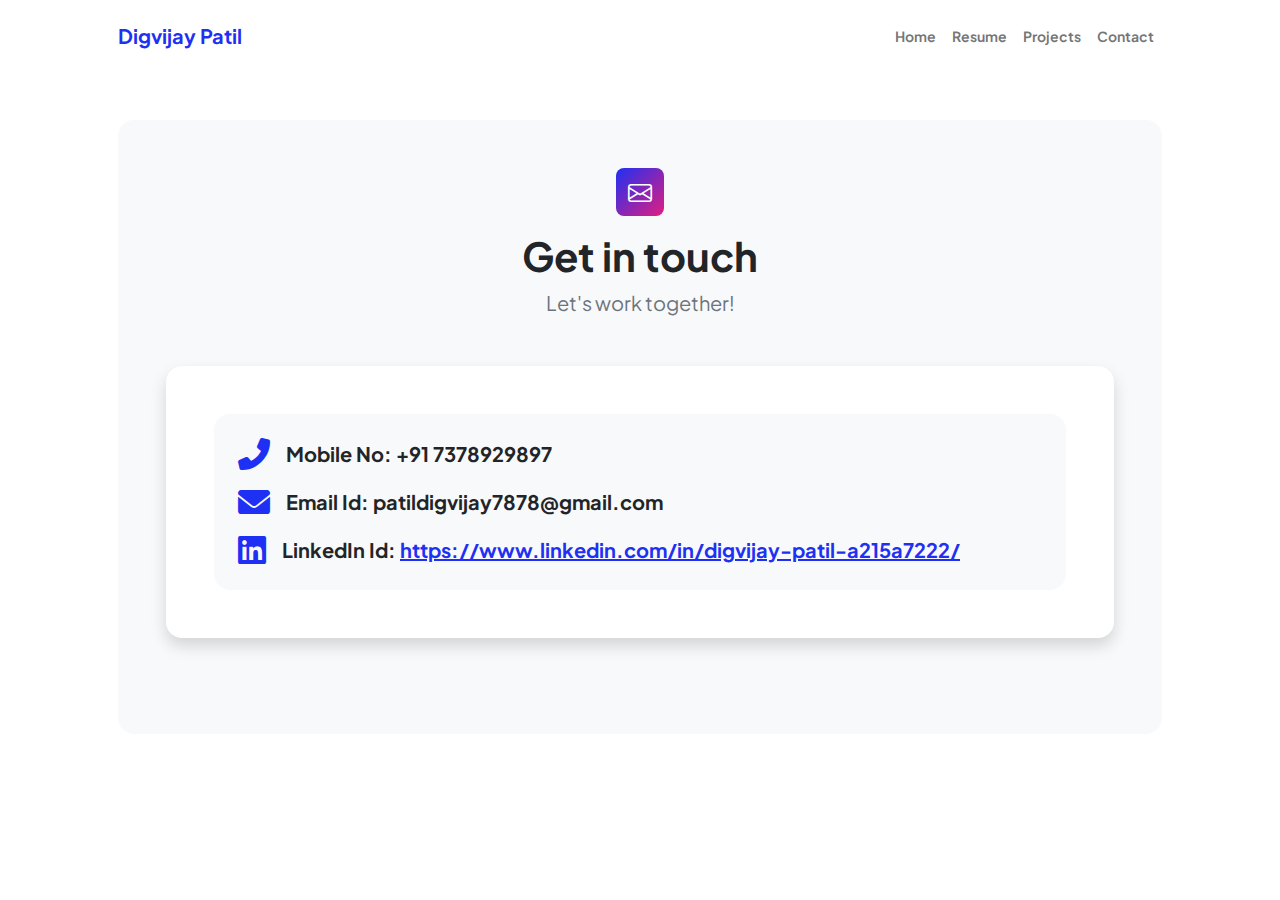
<file: contact.html>
<!DOCTYPE html>
<html lang="en">
    <head>
        
        <title>Contact</title>

        <!-- Favicon-->
        <link rel="icon" type="image/x-icon" href="assets/favicon.ico" />
        <!-- Custom Google font-->
        <link rel="preconnect" href="https://fonts.googleapis.com" />
        <link rel="preconnect" href="https://fonts.gstatic.com" crossorigin />
        <link href="https://fonts.googleapis.com/css2?family=Plus+Jakarta+Sans:wght@100;200;300;400;500;600;700;800;900&amp;display=swap" rel="stylesheet" />
        <!-- Bootstrap icons-->
        <link href="https://cdn.jsdelivr.net/npm/bootstrap-icons@1.8.1/font/bootstrap-icons.css" rel="stylesheet" />
        <link rel="stylesheet" href="https://cdnjs.cloudflare.com/ajax/libs/font-awesome/6.0.0-beta3/css/all.min.css">
        <!-- Core theme CSS (includes Bootstrap)-->
        <link href="css/styles.css" rel="stylesheet" />
    </head>
    <body class="d-flex flex-column">
        <main class="flex-shrink-0">
  
            <!-- Navigation-->
            <nav class="navbar navbar-expand-lg navbar-light bg-white py-3">
                <div class="container px-5">
                    <a class="navbar-brand" href="index.html"><span class="fw-bolder text-primary">Digvijay Patil</span></a>
                    <button class="navbar-toggler" type="button" data-bs-toggle="collapse" data-bs-target="#navbarSupportedContent" aria-controls="navbarSupportedContent" aria-expanded="false" aria-label="Toggle navigation"><span class="navbar-toggler-icon"></span></button>
                    <div class="collapse navbar-collapse" id="navbarSupportedContent">
                        <ul class="navbar-nav ms-auto mb-2 mb-lg-0 small fw-bolder">
                            <li class="nav-item"><a class="nav-link" href="index.html">Home</a></li>
                            <li class="nav-item"><a class="nav-link" href="resume.html">Resume</a></li>
                            <li class="nav-item"><a class="nav-link" href="projects.html">Projects</a></li>
                            <li class="nav-item"><a class="nav-link" href="contact.html">Contact</a></li>
                        </ul>
                    </div>
                </div>
            </nav>

            <!-- Page content-->
            <section class="py-5">
                <div class="container px-5">

                    <!-- Contact form-->
                    <div class="bg-light rounded-4 py-5 px-4 px-md-5">
                        <div class="text-center mb-5">
                            <div class="feature bg-primary bg-gradient-primary-to-secondary text-white rounded-3 mb-3"><i class="bi bi-envelope"></i></div>
                            <h1 class="fw-bolder">Get in touch</h1>
                            <p class="lead fw-normal text-muted mb-0">Let's work together!</p>
                        </div>
                        <!-- <div class="row gx-5 justify-content-center"> -->
                        <div class="text-center mb-5">
                                <!-- Contact Info-->
                            <div class="card shadow border-0 rounded-4 mb-5">
                                <div class="card-body p-5">
                                    <div class="row align-items-center gx-5">
                                        <div class="col text-center text-lg-start mb-4 mb-lg-0">
                                            <div class="bg-light p-4 rounded-4">  
                                                <div class="d-flex align-items-center mb-3">
                                                    <i class="fas fa-phone-alt fa-2x me-3 text-primary"></i>
                                                    <h5 class="fw-bolder mb-0">Mobile No: +91 7378929897</h5>
                                                </div>
                                                <div class="d-flex align-items-center mb-3">
                                                    <i class="fas fa-envelope fa-2x me-3 text-primary"></i>
                                                    <h5 class="fw-bolder mb-0">Email Id: patildigvijay7878@gmail.com</h5>
                                                </div>
                                                <div class="d-flex align-items-center">
                                                    <i class="fab fa-linkedin fa-2x me-3 text-primary"></i>
                                                    <h5 class="fw-bolder mb-0">LinkedIn Id: <a href="https://www.linkedin.com/in/digvijay-patil-a215a7222/" target="_blank">https://www.linkedin.com/in/digvijay-patil-a215a7222/</a></h5>
                                                </div>
                                            </div>
                                        </div>
                                    </div>
                                </div>
                            </div>
                            </div>
                        </div>
                    </div>
                </div>
            </section>
        </main> 

        <!-- Footer 
        <footer class="bg-white py-4 mt-auto">
            <div class="container px-5">
                <div class="row align-items-center justify-content-between flex-column flex-sm-row">
                    <div class="col-auto"><div class="small m-0">Copyright &copy; Your Website 2023</div></div>
                    <div class="col-auto">
                        <a class="small" href="#!">Privacy</a>
                        <span class="mx-1">&middot;</span>
                        <a class="small" href="#!">Terms</a>
                        <span class="mx-1">&middot;</span>
                        <a class="small" href="#!">Contact</a>
                    </div>
                </div>
            </div>
        </footer>
        --> 

        <!-- Bootstrap core JS-->
        <script src="https://cdn.jsdelivr.net/npm/bootstrap@5.2.3/dist/js/bootstrap.bundle.min.js"></script>
        <!-- Core theme JS-->
        <script src="js/scripts.js"></script>
        <!-- * * * * * * * * * * * * * * * * * * * * * * * * * * * * * * * * * * * * * * * *-->
        <!-- * *                               SB Forms JS                               * *-->
        <!-- * * Activate your form at https://startbootstrap.com/solution/contact-forms * *-->
        <!-- * * * * * * * * * * * * * * * * * * * * * * * * * * * * * * * * * * * * * * * *-->
        <script src="https://cdn.startbootstrap.com/sb-forms-latest.js"></script>
    </body>
</html>
</file>
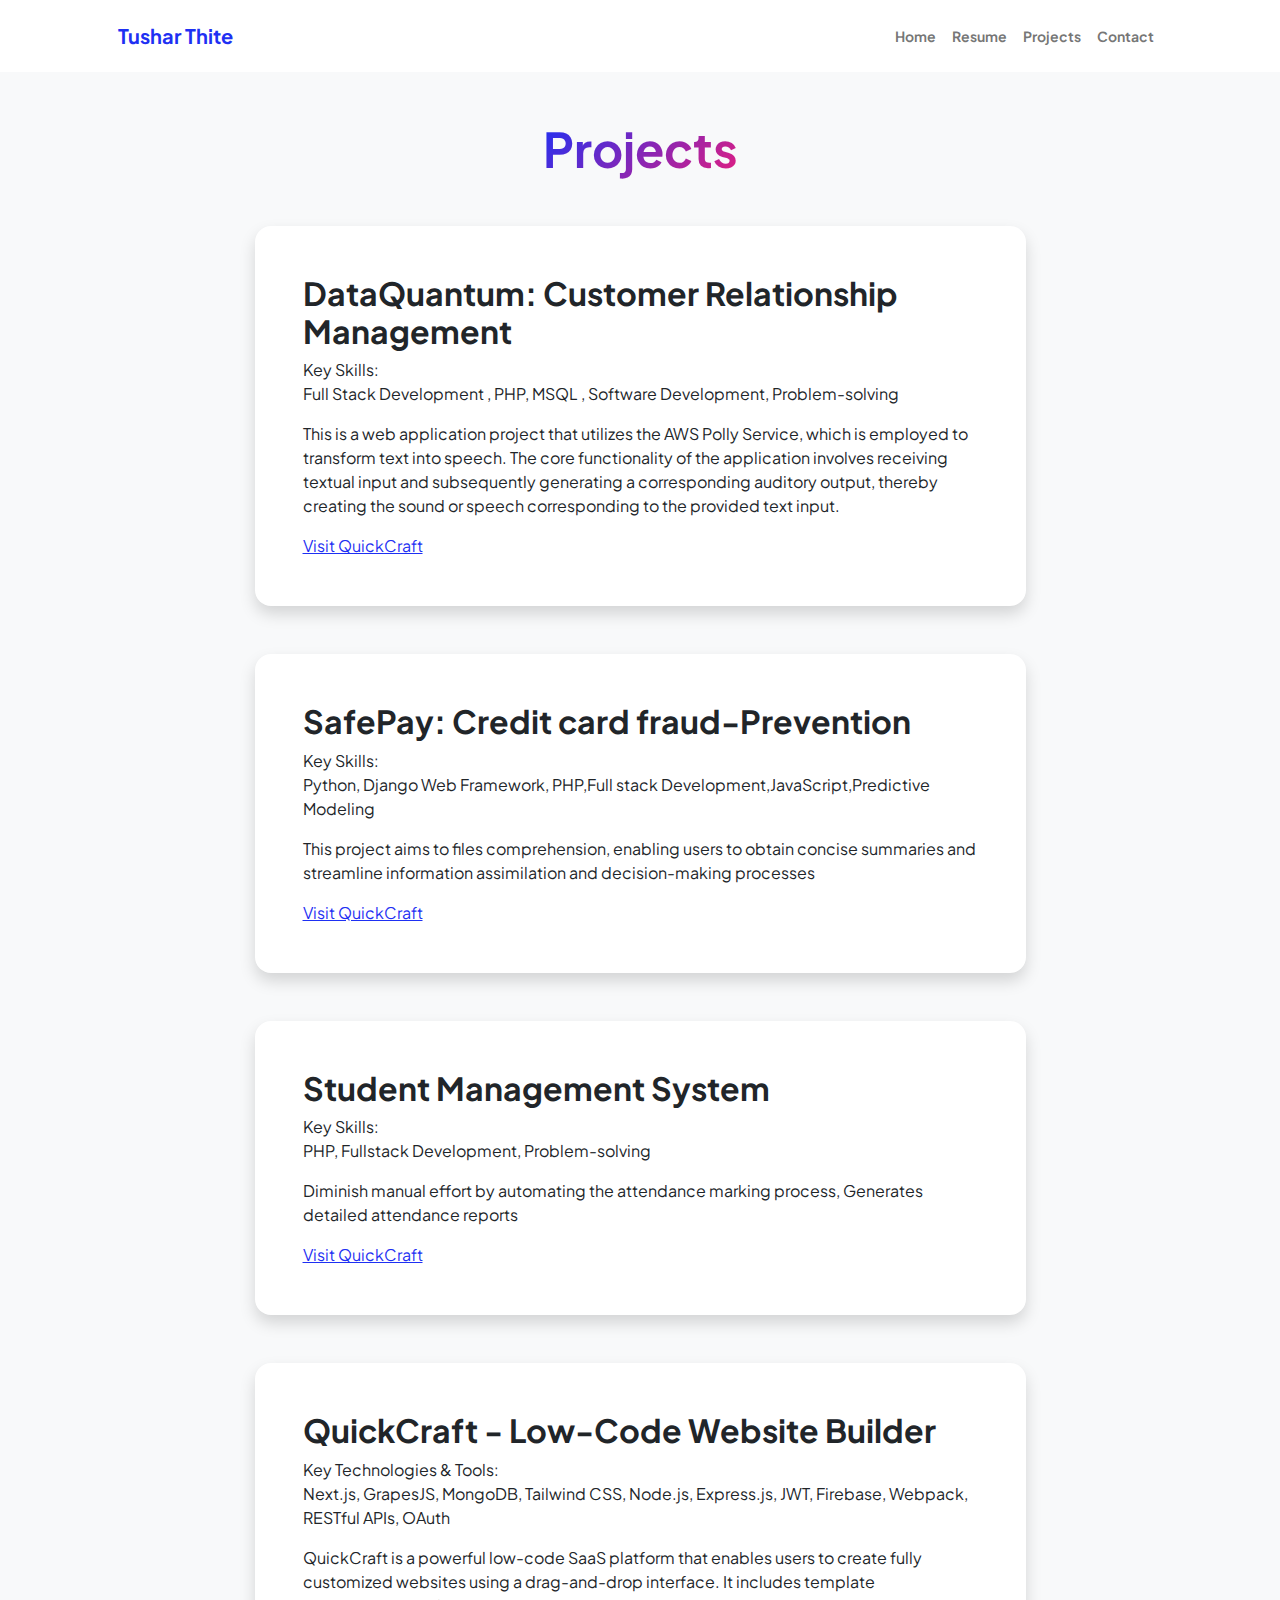
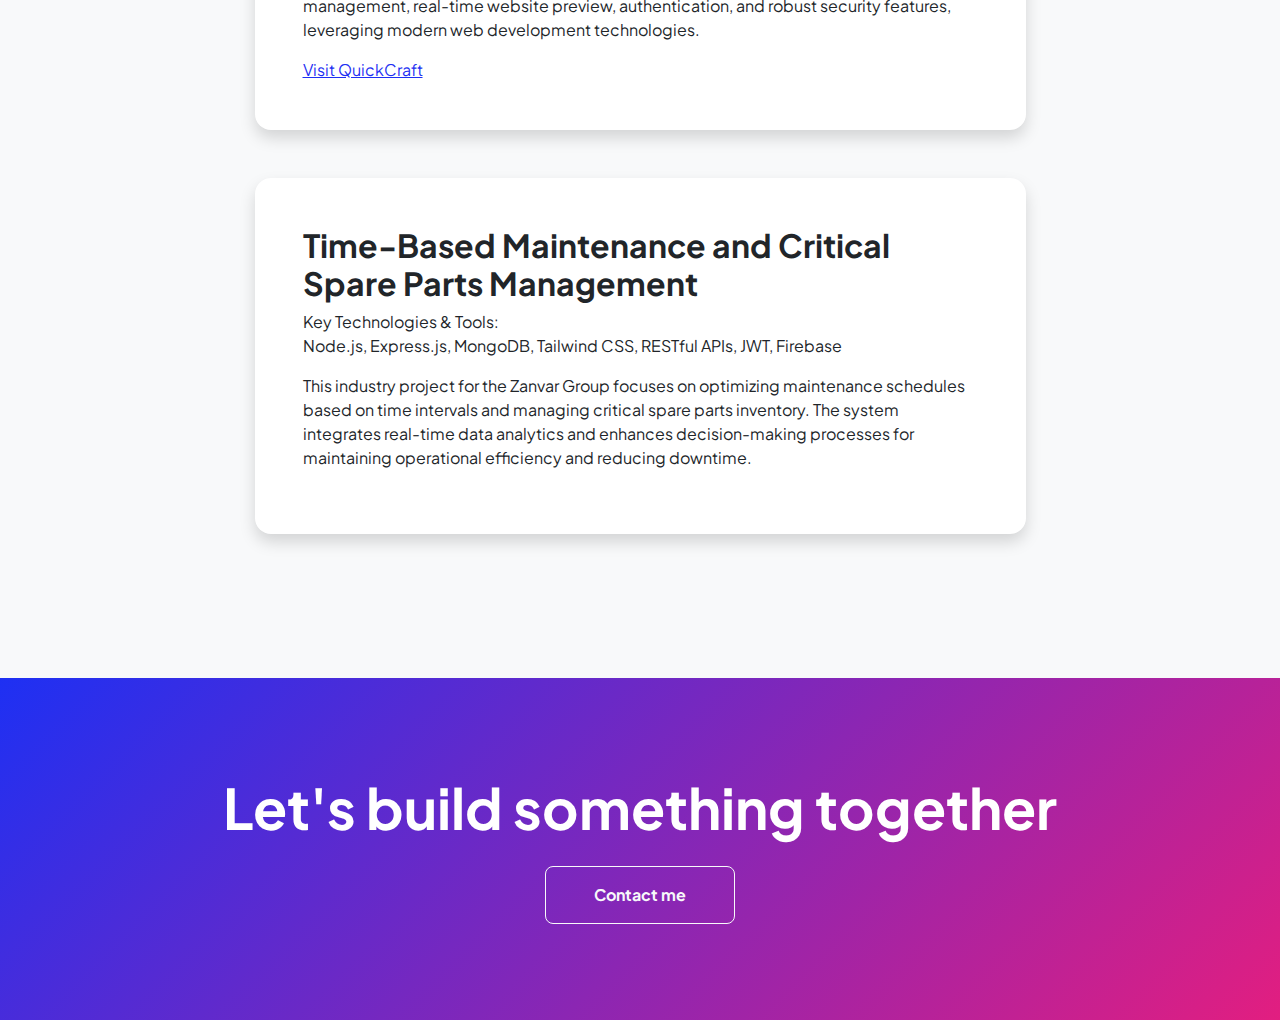
<file: projects.html>
<!DOCTYPE html>
<html lang="en">

    <head>
        <title>Projects</title>

        <!-- Favicon-->
        <link rel="icon" type="image/x-icon" href="assets/favicon.ico" />
        <!-- Custom Google font-->
        <link rel="preconnect" href="https://fonts.googleapis.com" />
        <link rel="preconnect" href="https://fonts.gstatic.com" crossorigin />
        <link
            href="https://fonts.googleapis.com/css2?family=Plus+Jakarta+Sans:wght@100;200;300;400;500;600;700;800;900&amp;display=swap"
            rel="stylesheet" />
        <!-- Bootstrap icons-->
        <link
            href="https://cdn.jsdelivr.net/npm/bootstrap-icons@1.8.1/font/bootstrap-icons.css"
            rel="stylesheet" />
        <!-- Core theme CSS (includes Bootstrap)-->
        <link href="css/styles.css" rel="stylesheet" />
    </head>

    <body class="d-flex flex-column h-100 bg-light">
        <main class="flex-shrink-0">

            <!-- Navigation-->
            <nav class="navbar navbar-expand-lg navbar-light bg-white py-3">
                <div class="container px-5">
                    <a class="navbar-brand" href="index.html"><span
                            class="fw-bolder text-primary">Tushar
                            Thite</span></a>
                    <button class="navbar-toggler" type="button"
                        data-bs-toggle="collapse"
                        data-bs-target="#navbarSupportedContent"
                        aria-controls="navbarSupportedContent"
                        aria-expanded="false"
                        aria-label="Toggle navigation"><span
                            class="navbar-toggler-icon"></span></button>
                    <div class="collapse navbar-collapse"
                        id="navbarSupportedContent">
                        <ul
                            class="navbar-nav ms-auto mb-2 mb-lg-0 small fw-bolder">
                            <li class="nav-item"><a class="nav-link"
                                    href="index.html">Home</a></li>
                            <li class="nav-item"><a class="nav-link"
                                    href="resume.html">Resume</a></li>
                            <li class="nav-item"><a class="nav-link"
                                    href="projects.html">Projects</a></li>
                            <li class="nav-item"><a class="nav-link"
                                    href="contact.html">Contact</a></li>
                        </ul>
                    </div>
                </div>
            </nav>

            <!-- Projects Section-->
            <section class="py-5">
                <div class="container px-5 mb-5">
                    <div class="text-center mb-5">
                        <h1 class="display-5 fw-bolder mb-0"><span
                                class="text-gradient d-inline">Projects</span></h1>
                    </div>
                    <div class="row gx-5 justify-content-center">
                        <div class="col-lg-11 col-xl-9 col-xxl-8">

                            <!-- Project Card 1-->
                            <div
                                class="card overflow-hidden shadow rounded-4 border-0 mb-5">
                                <div class="card-body p-0">
                                    <div class="d-flex align-items-center">
                                        <div class="p-5">
                                            <h2 class="fw-bolder">DataQuantum:
                                                Customer Relationship
                                                Management</h2>
                                            <p>Key Skills: <br> Full Stack
                                                Development , PHP, MSQL ,
                                                Software Development,
                                                Problem-solving</p>
                                            <p>This is a web application project
                                                that utilizes the AWS Polly
                                                Service, which is employed to
                                                transform text into speech. The
                                                core functionality of the
                                                application involves receiving
                                                textual input and subsequently
                                                generating a corresponding
                                                auditory output, thereby
                                                creating the sound or speech
                                                corresponding to the provided
                                                text input.</p>
                                                <a href="http://dataquantum.42web.io" target="_blank" rel="noopener noreferrer">Visit QuickCraft</a>

                                        </div>
                                        <!-- <img class="img-fluid" src="https://dummyimage.com/300x400/343a40/6c757d" alt="..." /> -->
                                    </div>
                                </div>
                            </div>

                            <!-- Project Card 2-->
                            <div
                                class="card overflow-hidden shadow rounded-4 border-0 mb-5">
                                <div class="card-body p-0">
                                    <div class="d-flex align-items-center">
                                        <div class="p-5">
                                            <h2 class="fw-bolder">SafePay:
                                                Credit card
                                                fraud-Prevention</h2>
                                            <p>Key Skills: <br>Python, Django
                                                Web Framework, PHP,Full stack
                                                Development,JavaScript,Predictive
                                                Modeling</p>
                                            <p>This project aims to files
                                                comprehension, enabling users to
                                                obtain concise summaries and
                                                streamline information
                                                assimilation and decision-making
                                                processes</p>
                                                <a href="#" target="_blank" rel="noopener noreferrer">Visit QuickCraft</a>

                                        </div>
                                        <!-- <img class="img-fluid" src="https://dummyimage.com/300x400/343a40/6c757d" alt="..." /> -->
                                    </div>
                                </div>
                            </div>

                            <!-- Project Card 3-->
                            <div
                                class="card overflow-hidden shadow rounded-4 border-0 mb-5">
                                <div class="card-body p-0">
                                    <div class="d-flex align-items-center">
                                        <div class="p-5">
                                            <h2 class="fw-bolder">Student
                                                Management System</h2>
                                            <p>Key Skills: <br>PHP, Fullstack
                                                Development, Problem-solving</p>
                                            <p>Diminish manual effort by
                                                automating the attendance
                                                marking process, Generates
                                                detailed attendance reports</p>
                                                <a href="#" target="_blank" rel="noopener noreferrer">Visit QuickCraft</a>

                                        </div>
                                        <!-- <img class="img-fluid" src="https://dummyimage.com/300x400/343a40/6c757d" alt="..." /> -->
                                    </div>
                                </div>
                            </div>

                            <!-- Project Card 4-->
                            <!-- Project Card: QuickCraft -->
                            <div
                                class="card overflow-hidden shadow rounded-4 border-0 mb-5">
                                <div class="card-body p-0">
                                    <div class="d-flex align-items-center">
                                        <div class="p-5">
                                            <h2 class="fw-bolder">QuickCraft -
                                                Low-Code Website Builder</h2>
                                            <p>Key Technologies & Tools: <br>
                                                Next.js, GrapesJS, MongoDB,
                                                Tailwind CSS, Node.js,
                                                Express.js, JWT, Firebase,
                                                Webpack, RESTful APIs, OAuth</p>
                                            <p>QuickCraft is a powerful low-code
                                                SaaS platform that enables users
                                                to create fully customized
                                                websites using a drag-and-drop
                                                interface. It includes template
                                                management, real-time website
                                                preview, authentication, and
                                                robust security features,
                                                leveraging modern web
                                                development technologies.</p>
                                                <a href="http://toggl.app" target="_blank" rel="noopener noreferrer">Visit QuickCraft</a>

                                        </div>
                                        <!-- <img class="img-fluid" src="https://dummyimage.com/300x400/343a40/6c757d" alt="QuickCraft" /> -->
                                    </div>
                                </div>
                            </div>
                            <!-- project 5 -->
                             <!-- Project Card: Time-Based Maintenance and Critical Spare Parts Management -->
<div class="card overflow-hidden shadow rounded-4 border-0 mb-5">
    <div class="card-body p-0">
        <div class="d-flex align-items-center">
            <div class="p-5">
                <h2 class="fw-bolder">Time-Based Maintenance and Critical Spare Parts Management</h2>
                <p>Key Technologies & Tools: <br> Node.js, Express.js, MongoDB, Tailwind CSS, RESTful APIs, JWT, Firebase</p>
                <p>This industry project for the Zanvar Group focuses on optimizing maintenance schedules based on time intervals and managing critical spare parts inventory. The system integrates real-time data analytics and enhances decision-making processes for maintaining operational efficiency and reducing downtime.</p>
            </div>
        </div>
    </div>
</div>


                        </div>
                    </div>
                </div>
            </section>
            <!-- Call to action section-->
            <section class="py-5 bg-gradient-primary-to-secondary text-white">
                <div class="container px-5 my-5">
                    <div class="text-center">
                        <h2 class="display-4 fw-bolder mb-4">Let's build
                            something together</h2>
                        <a
                            class="btn btn-outline-light btn-lg px-5 py-3 fs-6 fw-bolder"
                            href="contact.html">Contact me</a>
                    </div>
                </div>
            </section>
        </main>

        <!-- Footer
        <footer class="bg-white py-4 mt-auto">
            <div class="container px-5">
                <div class="row align-items-center justify-content-between flex-column flex-sm-row">
                    <div class="col-auto"><div class="small m-0">Copyright &copy; Your Website 2023</div></div>
                    <div class="col-auto">
                        <a class="small" href="#!">Privacy</a>
                        <span class="mx-1">&middot;</span>
                        <a class="small" href="#!">Terms</a>
                        <span class="mx-1">&middot;</span>
                        <a class="small" href="#!">Contact</a>
                    </div>
                </div>
            </div>
        </footer> -->

        <!-- Bootstrap core JS-->
        <script
            src="https://cdn.jsdelivr.net/npm/bootstrap@5.2.3/dist/js/bootstrap.bundle.min.js"></script>
        <!-- Core theme JS-->
        <script src="js/scripts.js"></script>
    </body>
</html>
</file>
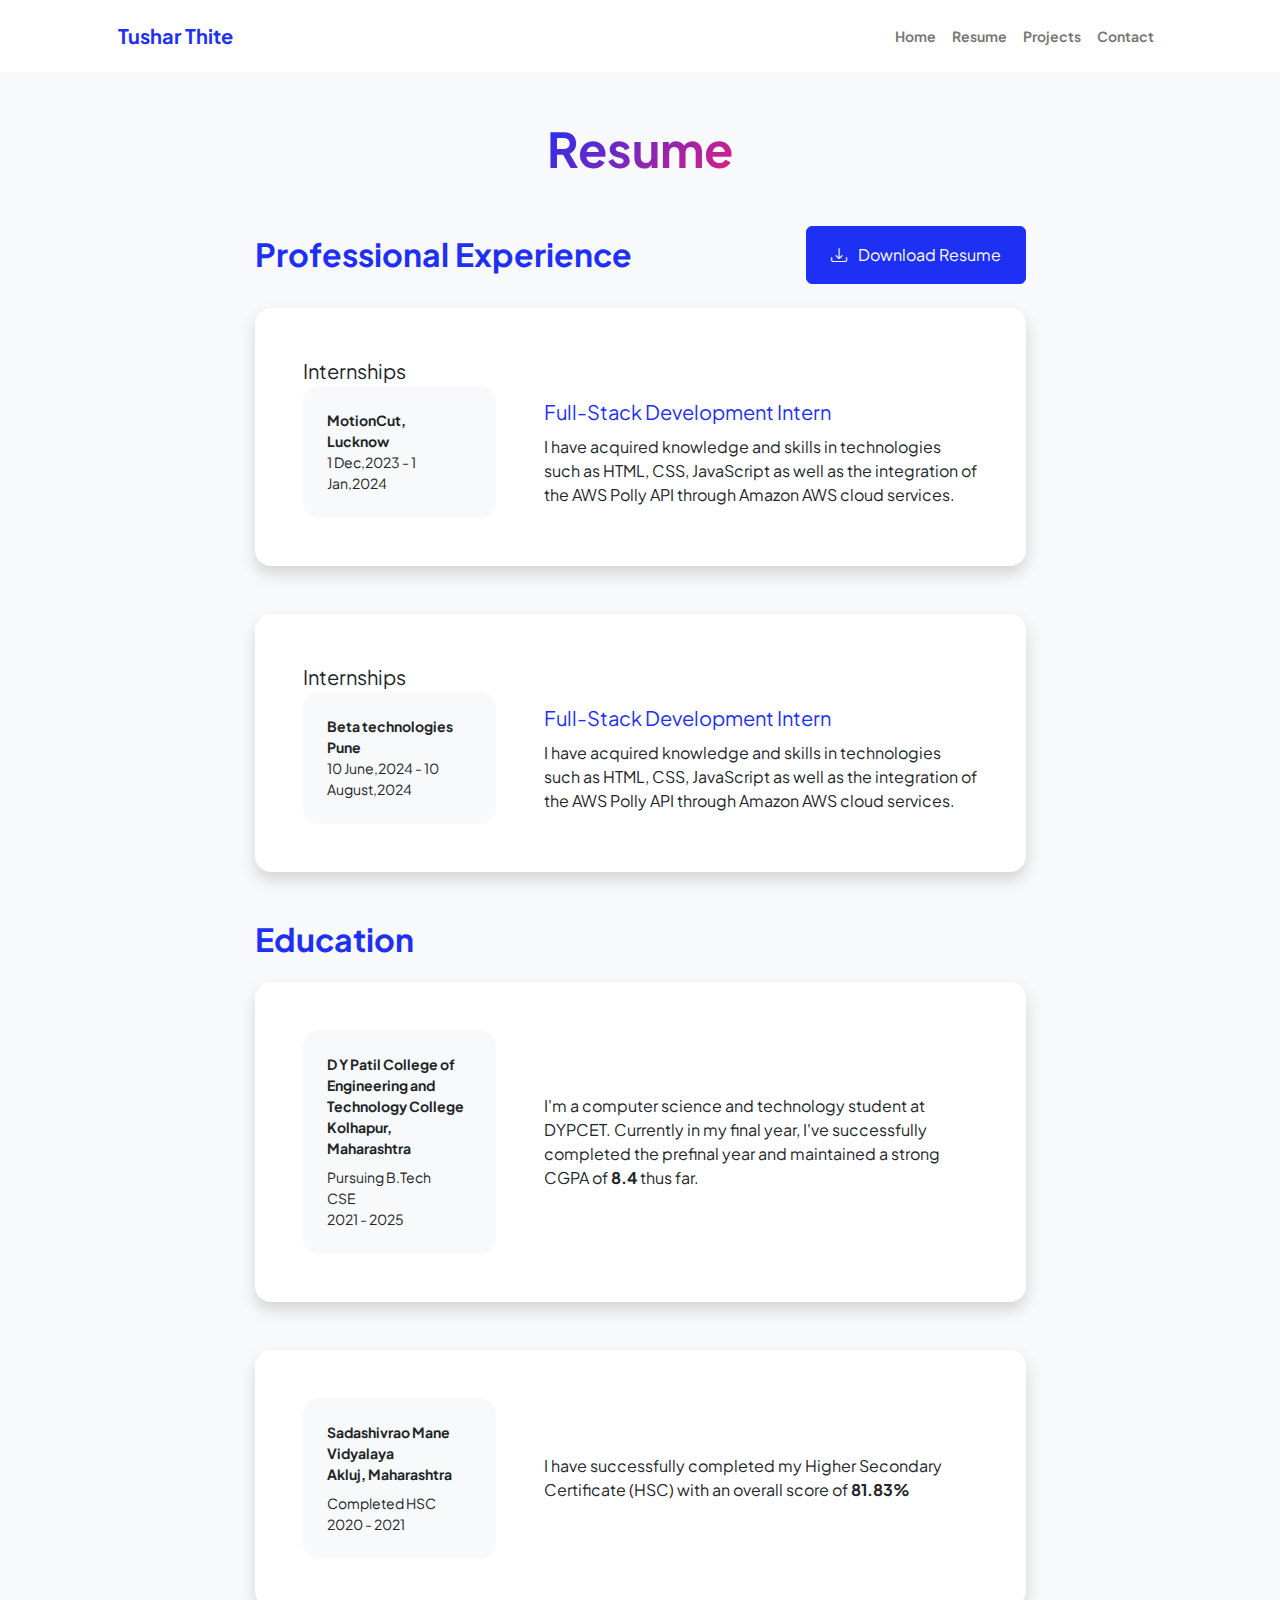
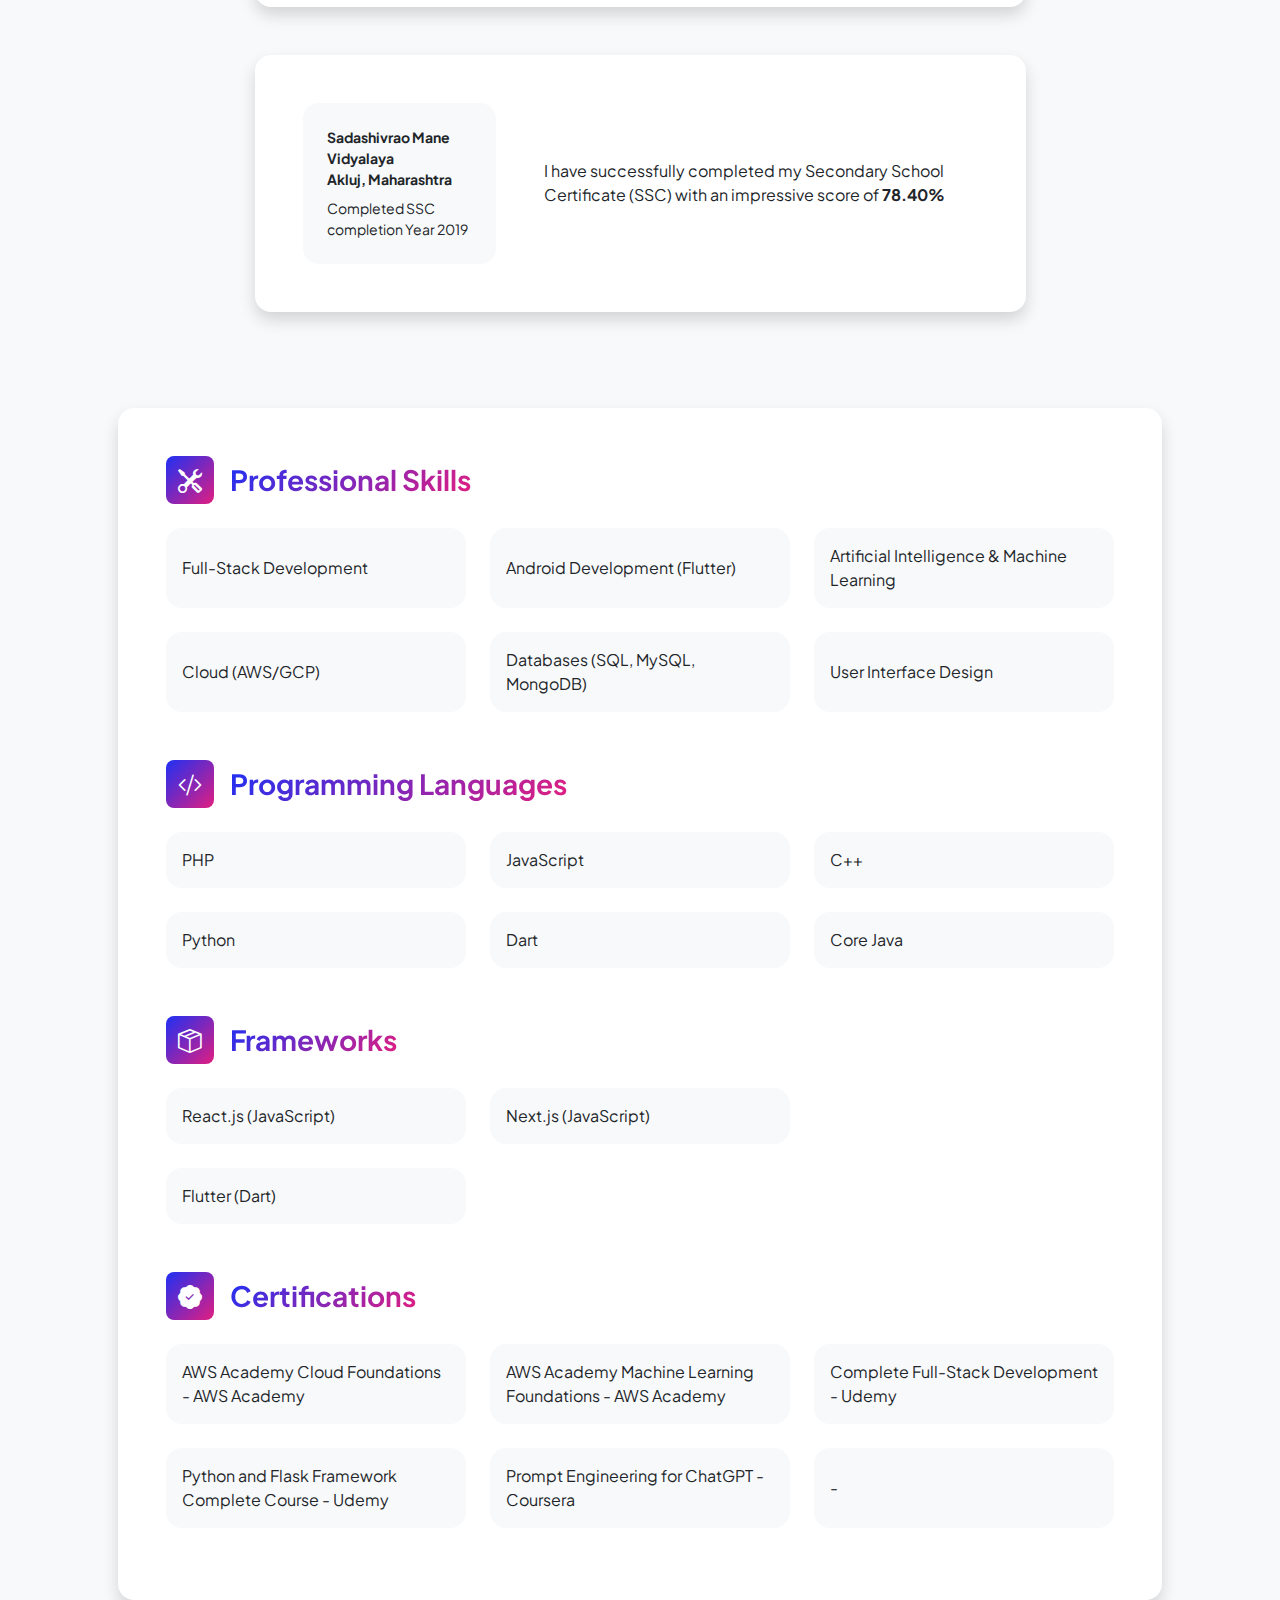
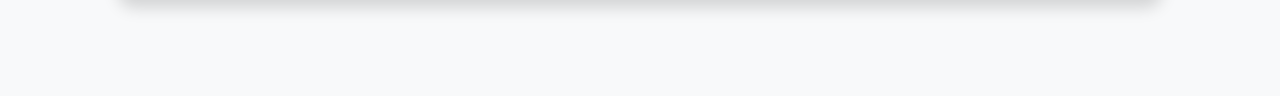
<file: resume.html>
<!DOCTYPE html>
<html lang="en">
    <head>
            
        <title>Look out my Resume</title>
        <!-- Favicon-->
        <link rel="icon" type="image/x-icon" href="assets/favicon.ico" />
        <!-- Custom Google font-->
        <link rel="preconnect" href="https://fonts.googleapis.com" />
        <link rel="preconnect" href="https://fonts.gstatic.com" crossorigin />
        <link href="https://fonts.googleapis.com/css2?family=Plus+Jakarta+Sans:wght@100;200;300;400;500;600;700;800;900&amp;display=swap" rel="stylesheet" />
        <!-- Bootstrap icons-->
        <link href="https://cdn.jsdelivr.net/npm/bootstrap-icons@1.8.1/font/bootstrap-icons.css" rel="stylesheet" />
        <!-- Core theme CSS (includes Bootstrap)-->
        <link href="css/styles.css" rel="stylesheet" />
    </head>
    <body class="d-flex flex-column h-100 bg-light">
        <main class="flex-shrink-0">
            <!-- Navigation-->
            <nav class="navbar navbar-expand-lg navbar-light bg-white py-3">
                <div class="container px-5">
                    <a class="navbar-brand" href="index.html"><span class="fw-bolder text-primary">Tushar Thite</span></a>
                    <button class="navbar-toggler" type="button" data-bs-toggle="collapse" data-bs-target="#navbarSupportedContent" aria-controls="navbarSupportedContent" aria-expanded="false" aria-label="Toggle navigation"><span class="navbar-toggler-icon"></span></button>
                    <div class="collapse navbar-collapse" id="navbarSupportedContent">
                        <ul class="navbar-nav ms-auto mb-2 mb-lg-0 small fw-bolder">
                            <li class="nav-item"><a class="nav-link" href="index.html">Home</a></li>
                            <li class="nav-item"><a class="nav-link" href="resume.html">Resume</a></li>
                            <li class="nav-item"><a class="nav-link" href="projects.html">Projects</a></li>
                            <li class="nav-item"><a class="nav-link" href="contact.html">Contact</a></li>
                        </ul>
                    </div>
                </div>
            </nav>
            <!-- Page Content-->
            <div class="container px-5 my-5">
                <div class="text-center mb-5">
                    <h1 class="display-5 fw-bolder mb-0"><span class="text-gradient d-inline">Resume</span></h1>
                </div>
                <div class="row gx-5 justify-content-center">
                    <div class="col-lg-11 col-xl-9 col-xxl-8">
                        <!-- Experience Section-->
                        <section>
                            <div class="d-flex align-items-center justify-content-between mb-4">
                                <h2 class="text-primary fw-bolder mb-0">Professional Experience</h2>

                                <!-- Download resume button-->                                
                                <a class="btn btn-primary px-4 py-3" href="assets/TUSHAR TANAJI THITE (2).pdf" download>
                                    <div class="d-inline-block bi bi-download me-2"></div>
                                    Download Resume
                                </a>
                            </div>  
                            <!-- Experience Card 1-->
                            <div class="card shadow border-0 rounded-4 mb-5">
                                <div class="card-body p-5">
                                    <div class="row align-items-center gx-5">                                        
                                        <div class="fs-5 text-dark">Internships</div>
                                        <div class="col text-center text-lg-start mb-4 mb-lg-0">
                                            <div class="bg-light p-4 rounded-4">
                                                <!-- <div class="text-primary fw-bolder mb-2">Trainee Programmer</div>                                                 -->
                                                <div class="small fw-bolder">MotionCut,</div>
                                                <div class="small fw-bolder">Lucknow</div>
                                                <div class="small fw-normal">1 Dec,2023 - 1 Jan,2024</div>
                                            </div>
                                        </div>
                                        <div class="col-lg-8">
                                            <div class="fs-5 text-primary fw-normal mb-2">Full-Stack Development Intern</div> 
                                            <div>I have acquired knowledge and skills in technologies such as HTML, CSS, JavaScript as well as the integration of the AWS Polly API through Amazon AWS cloud services.</div>
                                            
                                        </div>
                                    </div>
                                </div>
                            </div>  
                            
                            <div class="card shadow border-0 rounded-4 mb-5">
                                <div class="card-body p-5">
                                    <div class="row align-items-center gx-5">                                        
                                        <div class="fs-5 text-dark">Internships</div>
                                        <div class="col text-center text-lg-start mb-4 mb-lg-0">
                                            <div class="bg-light p-4 rounded-4">
                                                <!-- <div class="text-primary fw-bolder mb-2">Trainee Programmer</div>                                                 -->
                                                <div class="small fw-bolder">Beta technologies</div>
                                                <div class="small fw-bolder">Pune</div>
                                                <div class="small fw-normal">10 June,2024 - 10 August,2024</div>
                                            </div>
                                        </div>
                                        <div class="col-lg-8">
                                            <div class="fs-5 text-primary fw-normal mb-2">Full-Stack Development Intern</div> 
                                            <div>I have acquired knowledge and skills in technologies such as HTML, CSS, JavaScript as well as the integration of the AWS Polly API through Amazon AWS cloud services.</div>
                                            
                                        </div>
                                    </div>
                                </div>
                            </div>  
                            
                            <!-- Experience Card 2-->
                            <!-- <div class="card shadow border-0 rounded-4 mb-5">
                                <div class="card-body p-5">
                                    <div class="row align-items-center gx-5">
                                        <div class="fs-5 text-dark">Virtual Internships</div>
                                        <div class="col text-center text-lg-start mb-4 mb-lg-0">
                                            <div class="bg-light p-4 rounded-4">                                              
                                                <div class="small fw-normal">Offered by</div>
                                                <div class="small fw-bolder">AICTE</div>
                                                <div class="small fw-normal">July,2022 - Sep,2022</div>
                                            </div>
                                        </div>
                                        <div class="col-lg-8">
                                            <div>I done this virtual internship offered AICTE supported by AWS Academy. I have acquired knowledge and skills in technologies such as Amazon AWS cloud services integration.</div>

                                        </div>
                                    </div>
                                </div>
                            </div> -->
                        </section>

                        <!-- Education Section-->
                        <section>
                            <h2 class="text-primary fw-bolder mb-0">Education</h2>
                            <br>
                            <!-- Education Card 1-->
                            <div class="card shadow border-0 rounded-4 mb-5">
                                <div class="card-body p-5">
                                    <div class="row align-items-center gx-5">
                                        <div class="col text-center text-lg-start mb-4 mb-lg-0">
                                            <div class="bg-light p-4 rounded-4">                                                
                                                <div class="mb-2">
                                                    <div class="small fw-bolder">D Y Patil College of Engineering and Technology College</div>
                                                    <div class="small fw-bolder">Kolhapur, Maharashtra</div>
                                                </div>                                                
                                                <div class="small fw-normal">Pursuing B.Tech </div>
                                                <div class="small fw-normal">CSE</div>
                                                <div class="small fw-normal">2021 - 2025</div>                                                
                                            </div>
                                        </div>
                                        <div class="col-lg-8">
                                            <div>I'm a computer science and technology student at DYPCET. Currently in my final year, I've successfully completed the prefinal year and maintained a strong CGPA of <b>8.4</b> thus far.</div>                                        </div>
                                    </div>
                                </div>
                            </div>
                            
                            <!-- Education Card 2-->
                            <div class="card shadow border-0 rounded-4 mb-5">
                                <div class="card-body p-5">
                                    <div class="row align-items-center gx-5">
                                        <div class="col text-center text-lg-start mb-4 mb-lg-0">
                                            <div class="bg-light p-4 rounded-4">                                                
                                                <div class="mb-2">
                                                    <div class="small fw-bolder">Sadashivrao Mane Vidyalaya</div>
                                                    <div class="small fw-bolder">Akluj, Maharashtra</div>
                                                </div>                                                
                                                <div class="small fw-normal">Completed HSC </div>
                                                <div class="small fw-normal">2020 - 2021</div>                                               
                                            </div>
                                        </div>
                                        <div class="col-lg-8"><div> I have successfully completed my Higher Secondary Certificate (HSC) with an overall score of <b>81.83%</b></div></div>
                                    </div>
                                </div>
                            </div> 
                            <!-- Education Card 3-->
                            <div class="card shadow border-0 rounded-4 mb-5">
                                <div class="card-body p-5">
                                    <div class="row align-items-center gx-5">
                                        <div class="col text-center text-lg-start mb-4 mb-lg-0">
                                            <div class="bg-light p-4 rounded-4">                                                
                                                <div class="mb-2">
                                                    <div class="small fw-bolder">Sadashivrao Mane Vidyalaya</div>
                                                    <div class="small fw-bolder">Akluj, Maharashtra</div>
                                                </div>                                                
                                                <div class="small fw-normal">Completed SSC </div>
                                                <div class="small fw-normal">completion Year 2019 </div>                                               
                                            </div>
                                        </div>
                                        <div class="col-lg-8"><div> I have successfully completed my Secondary School Certificate (SSC) with an impressive score of <b>78.40%</b></div></div>
                                    </div>                                        
                                    </div>
                            </div>
                        </div>
                        </section>

                        <!-- Divider-->
                        <div class="pb-5"></div>
                        <!-- Skills Section-->
                        <section>
                            <!-- Skillset Card-->
                            <div class="card shadow border-0 rounded-4 mb-5">
                                <div class="card-body p-5">
                                    <!-- Professional skills list-->
                                    <div class="mb-5">
                                        <div class="d-flex align-items-center mb-4">
                                            <div class="feature bg-primary bg-gradient-primary-to-secondary text-white rounded-3 me-3"><i class="bi bi-tools"></i></div>
                                            <h3 class="fw-bolder mb-0"><span class="text-gradient d-inline">Professional Skills</span></h3>
                                        </div>
                                        <div class="row row-cols-1 row-cols-md-3 mb-4">
                                            <div class="col mb-4 mb-md-0"><div class="d-flex align-items-center bg-light rounded-4 p-3 h-100">Full-Stack Development</div></div>
                                            <div class="col mb-4 mb-md-0"><div class="d-flex align-items-center bg-light rounded-4 p-3 h-100">Android Development (Flutter)</div></div>
                                            <div class="col"><div class="d-flex align-items-center bg-light rounded-4 p-3 h-100">Artificial Intelligence & Machine Learning</div></div>
                                        </div>
                                        <div class="row row-cols-1 row-cols-md-3">
                                            <div class="col mb-4 mb-md-0"><div class="d-flex align-items-center bg-light rounded-4 p-3 h-100">Cloud (AWS/GCP)</div></div>
                                            <div class="col mb-4 mb-md-0"><div class="d-flex align-items-center bg-light rounded-4 p-3 h-100">Databases (SQL, MySQL, MongoDB)</div></div>
                                            <div class="col"><div class="d-flex align-items-center bg-light rounded-4 p-3 h-100">User Interface Design</div></div>
                                        </div>
                                    </div>

                                    <!-- Programming Languages list-->
                                    <div class="mb-5">
                                        <div class="d-flex align-items-center mb-4">
                                            <div class="feature bg-primary bg-gradient-primary-to-secondary text-white rounded-3 me-3"><i class="bi bi-code-slash"></i></div>
                                            <h3 class="fw-bolder mb-0"><span class="text-gradient d-inline"> Programming Languages</span></h3>
                                        </div>
                                        <div class="row row-cols-1 row-cols-md-3 mb-4">
                                            <div class="col mb-4 mb-md-0"><div class="d-flex align-items-center bg-light rounded-4 p-3 h-100">PHP</div></div>
                                            <div class="col mb-4 mb-md-0"><div class="d-flex align-items-center bg-light rounded-4 p-3 h-100">JavaScript</div></div>
                                            <div class="col"><div class="d-flex align-items-center bg-light rounded-4 p-3 h-100">C++</div></div>
                                        </div>
                                        <div class="row row-cols-1 row-cols-md-3 mb-4">
                                            <div class="col mb-4 mb-md-0"><div class="d-flex align-items-center bg-light rounded-4 p-3 h-100">Python</div></div>
                                            <div class="col mb-4 mb-md-0"><div class="d-flex align-items-center bg-light rounded-4 p-3 h-100">Dart</div></div>
                                            <div class="col"><div class="d-flex align-items-center bg-light rounded-4 p-3 h-100">Core Java</div></div>
                                        </div>
                                    </div>

                                    <!-- Framworks-->

                                    <!-- Frameworks list -->
<div class="mb-5">
    <div class="d-flex align-items-center mb-4">
        <div class="feature bg-primary bg-gradient-primary-to-secondary text-white rounded-3 me-3">
            <i class="bi bi-box-seam"></i>
        </div>
        <h3 class="fw-bolder mb-0"><span class="text-gradient d-inline">Frameworks</span></h3>
    </div>
    <div class="row row-cols-1 row-cols-md-3 mb-4">
     
        <div class="col mb-4 mb-md-0">
            <div class="d-flex align-items-center bg-light rounded-4 p-3 h-100">React.js (JavaScript)</div>
        </div>
    
        <div class="col mb-4 mb-md-0">
            <div class="d-flex align-items-center bg-light rounded-4 p-3 h-100">Next.js (JavaScript)</div>
        </div>
    
    </div>
    <div class="row row-cols-1 row-cols-md-3 mb-4">
        
        <div class="col mb-4 mb-md-0">
            <div class="d-flex align-items-center bg-light rounded-4 p-3 h-100">Flutter (Dart)</div>
        </div>
    
    </div>
</div>


                                    
                                    <!-- Certification list-->
                                    <div class="mb-0">
                                        <div class="d-flex align-items-center mb-4">
                                            <div class="feature bg-primary bg-gradient-primary-to-secondary text-white rounded-3 me-3"><i class="bi bi-patch-check-fill"></i></div>
                                            <h3 class="fw-bolder mb-0"><span class="text-gradient d-inline"> Certifications</span></h3>
                                        </div>
                                        <div class="row row-cols-1 row-cols-md-3 mb-4">
                                            <div class="col mb-4 mb-md-0"><div class="d-flex align-items-center bg-light rounded-4 p-3 h-100">AWS Academy Cloud Foundations - AWS Academy </div></div>
                                            <div class="col mb-4 mb-md-0"><div class="d-flex align-items-center bg-light rounded-4 p-3 h-100">AWS Academy Machine Learning Foundations - AWS Academy</div></div>
                                            <div class="col"><div class="d-flex align-items-center bg-light rounded-4 p-3 h-100">Complete Full-Stack Development - Udemy</div></div>
                                        </div>
                                        <div class="row row-cols-1 row-cols-md-3 mb-4">
                                            <div class="col mb-4 mb-md-0"><div class="d-flex align-items-center bg-light rounded-4 p-3 h-100">Python and Flask Framework Complete Course - Udemy</div></div>
                                            <div class="col mb-4 mb-md-0"><div class="d-flex align-items-center bg-light rounded-4 p-3 h-100">Prompt Engineering for ChatGPT - Coursera</div></div>
                                            <div class="col"><div class="d-flex align-items-center bg-light rounded-4 p-3 h-100">-</div></div>
                                        </div>                         
                                    </div>
                                    
                                </div>
                            </div>
                        </section>
                    </div>
                </div>
            </div>
        </main>

        <!-- Footer
        <footer class="bg-white py-4 mt-auto">
            <div class="container px-5">
                <div class="row align-items-center justify-content-between flex-column flex-sm-row">
                    <div class="col-auto"><div class="small m-0">Copyright &copy; Your Website 2023</div></div>
                    <div class="col-auto">
                        <a class="small" href="#!">Privacy</a>
                        <span class="mx-1">&middot;</span>
                        <a class="small" href="#!">Terms</a>
                        <span class="mx-1">&middot;</span>
                        <a class="small" href="#!">Contact</a>
                    </div>
                </div>
            </div>
        </footer> -->
        
        <!-- Bootstrap core JS-->
        <script src="https://cdn.jsdelivr.net/npm/bootstrap@5.2.3/dist/js/bootstrap.bundle.min.js"></script>
        <!-- Core theme JS-->
        <script src="js/scripts.js"></script>
    </body>
</html>
</file>
